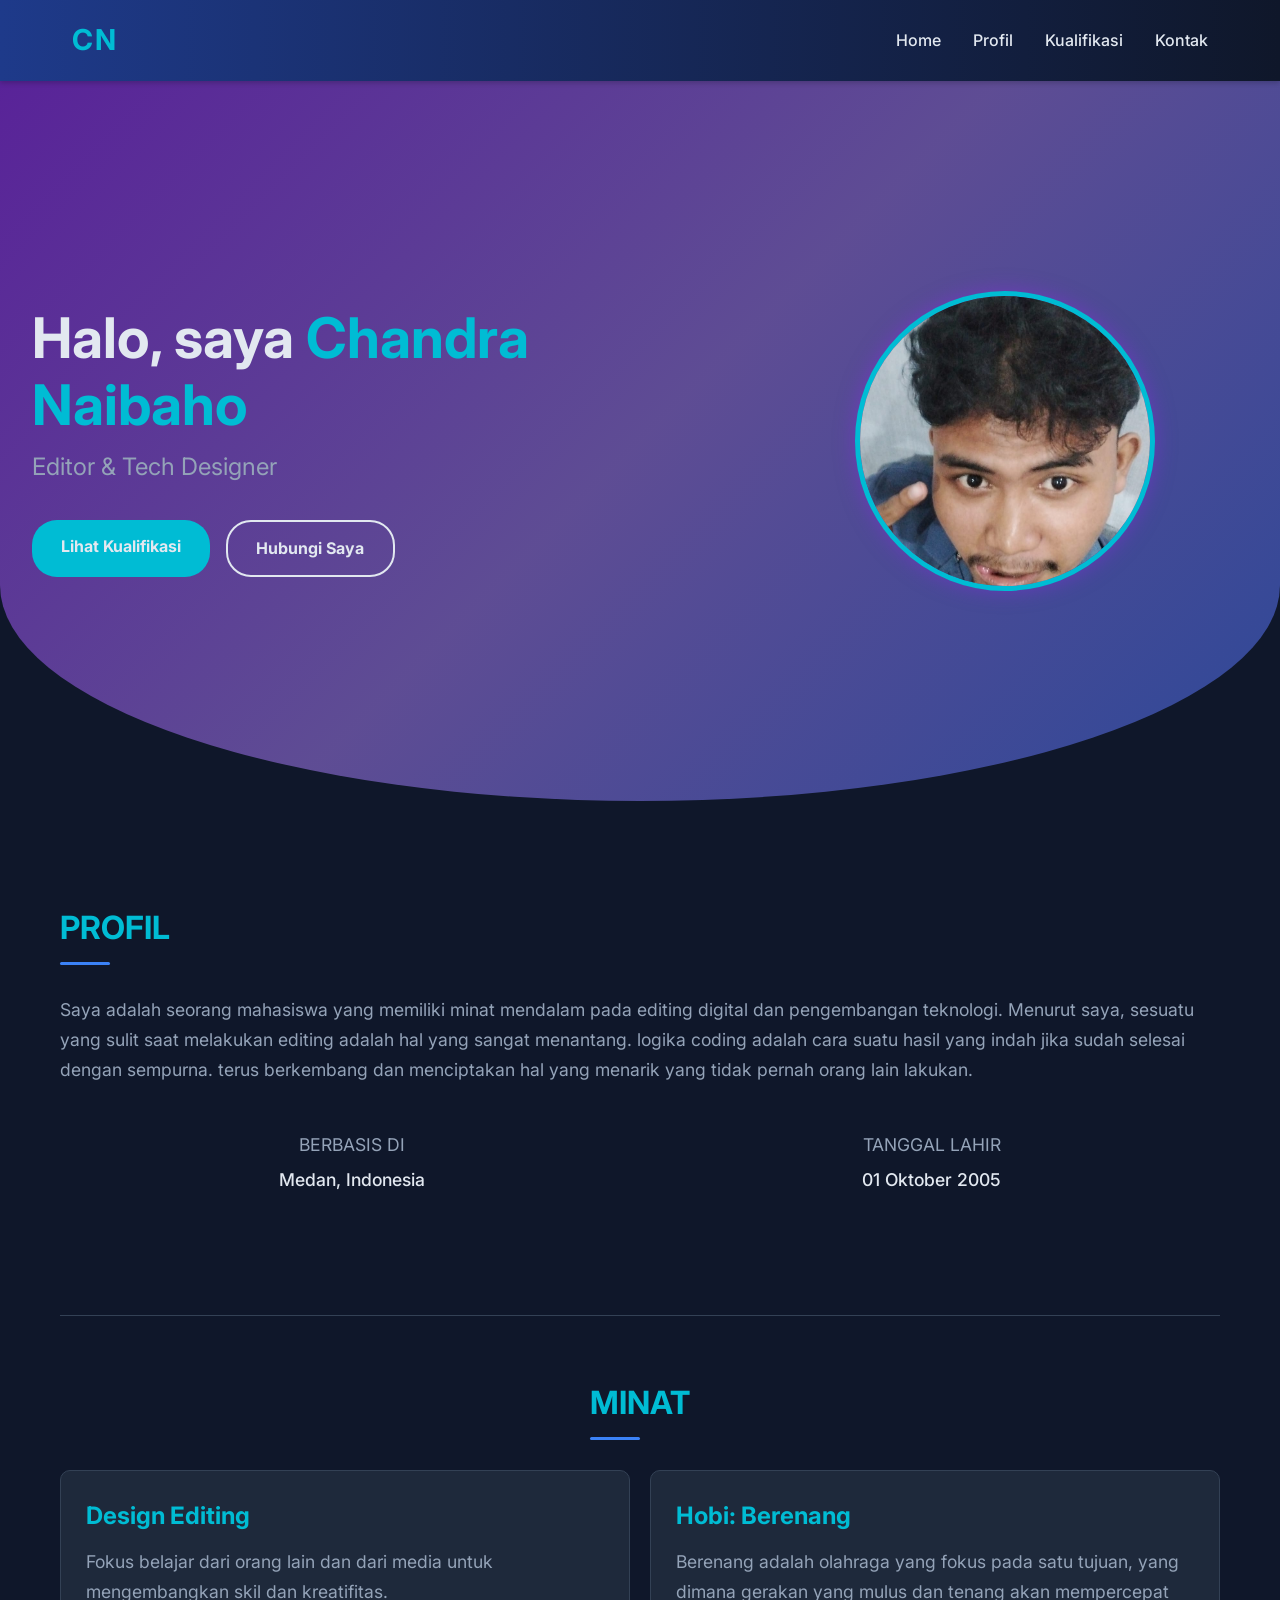
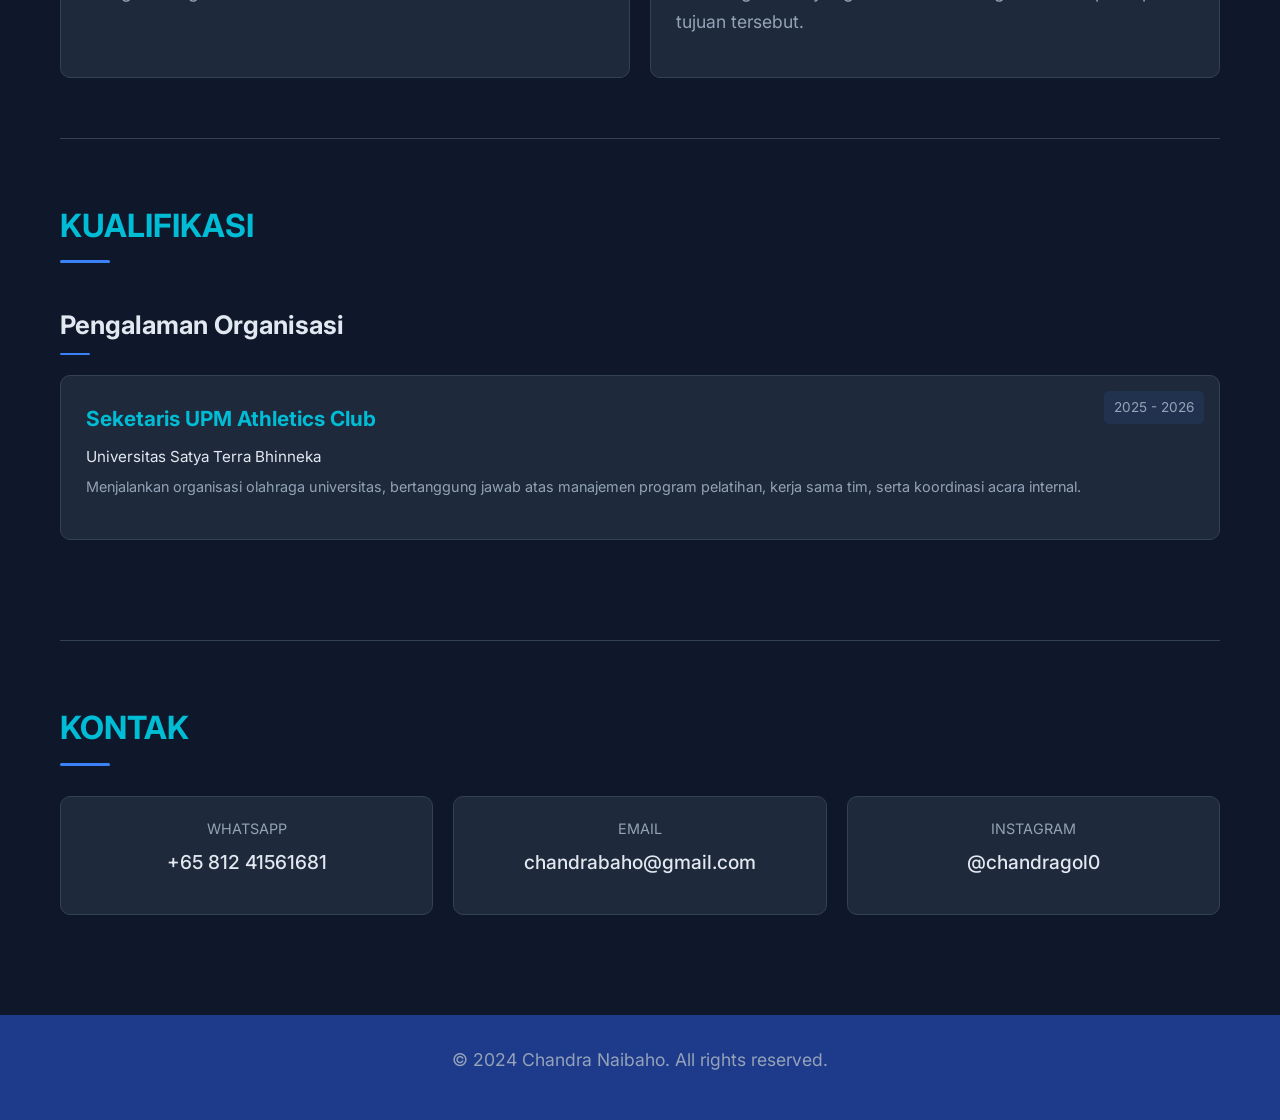
<file: index.html>
<!DOCTYPE html>
<html lang="id">
<head>
    <meta charset="UTF-8">
    <meta name="viewport" content="width=device-width, initial-scale=1.0">
    <title>Chandra Naibaho - Web Creative Designer</title>
    <link rel="stylesheet" href="style.css">
    <!-- Font Inter untuk tampilan modern -->
    <link href="https://fonts.googleapis.com/css2?family=Inter:wght@400;500;700&display=swap" rel="stylesheet">
</head>
<body>
    <header>
        <nav>
            <div class="logo">CN</div>
            <ul>
                <li><a href="#home">Home</a></li>
                <li><a href="#profil">Profil</a></li>
                <li><a href="#kualifikasi">Kualifikasi</a></li>
                <li><a href="#kontak">Kontak</a></li>
            </ul>
        </nav>
    </header>

    <section id="home" class="hero">
        <div class="hero-content">
            <h1>Halo, saya <span class="name">Chandra Naibaho</span></h1>
            <p class="subtitle">Editor & Tech Designer</p>
            <div class="cta-buttons">
                <a href="#kualifikasi" class="btn btn-primary">Lihat Kualifikasi</a>
                <a href="#kontak" class="btn btn-secondary">Hubungi Saya</a>
            </div>
        </div>
        <div class="hero-image">
            <img src="WhatsApp Image 2026-06-23 at 00.33.52.jpeg" alt="Chandra Naibaho">
        </div>
    </section>

    <main class="container">
        <section id="profil" class="section">
            <h2 class="section-title">PROFIL</h2>
            <p>Saya adalah seorang mahasiswa yang memiliki minat mendalam pada editing digital dan pengembangan teknologi. Menurut saya, sesuatu yang sulit saat melakukan editing adalah hal yang sangat menantang. logika coding adalah cara suatu hasil yang indah jika sudah selesai dengan sempurna.
                terus berkembang dan menciptakan hal yang menarik yang tidak pernah orang lain lakukan.</p>
            <div class="info-grid">
                <div class="info-item">
                    <p>BERBASIS DI</p>
                    <p>Medan, Indonesia</p>
                </div>
                <div class="info-item">
                    <p>TANGGAL LAHIR</p>
                    <p>01 Oktober 2005</p>
                </div>
            </div>
        </section>

        <section id="minat" class="section">
            <h2 class="section-title">MINAT</h2>
            <div class="interest-cards-wrapper">
                <div class="interest-card">
                    <h3>Design Editing</h3>
                    <p>Fokus belajar dari orang lain dan dari media untuk mengembangkan skil dan kreatifitas.</p>
                </div>
                <div class="interest-card">
                    <h3>Hobi: Berenang</h3>
                    <p>Berenang adalah olahraga yang fokus pada satu tujuan, yang dimana gerakan yang mulus dan tenang akan mempercepat tujuan tersebut.</p>
                </div>
            </div>
        </section>

        <section id="kualifikasi" class="section">
            <h2 class="section-title">KUALIFIKASI</h2>
            <div class="sub-section">
            </div>
            <div class="sub-section">
                <h3>Pengalaman Organisasi</h3>
                <div class="card">
                    <div class="card-date">2025 - 2026</div>
                    <h4>Seketaris UPM Athletics Club</h4>
                    <p>Universitas Satya Terra Bhinneka</p>
                    <p>Menjalankan organisasi olahraga universitas, bertanggung jawab atas manajemen program pelatihan, kerja sama tim, serta koordinasi acara internal.</p>
                </div>
            </div>
        </section>

        <section id="kontak" class="section">
            <h2 class="section-title">KONTAK</h2>
            <div class="contact-info-wrapper">
                <div class="contact-info">
                    <p>WHATSAPP</p>
                    <p>+65 812 41561681</p>
                </div>
                <div class="contact-info">
                    <p>EMAIL</p>
                    <p>chandrabaho@gmail.com</p>
                </div>
                <div class="contact-info">
                    <p>INSTAGRAM</p>
                    <p>@chandragol0</p>
                </div>
            </div>
        </section>
    </main>

    <footer>
        <div class="container">
            <p>&copy; 2024 Chandra Naibaho. All rights reserved.</p>
        </div>
    </footer>

    <script src="script.js"></script>
</body>
</html>
</file>
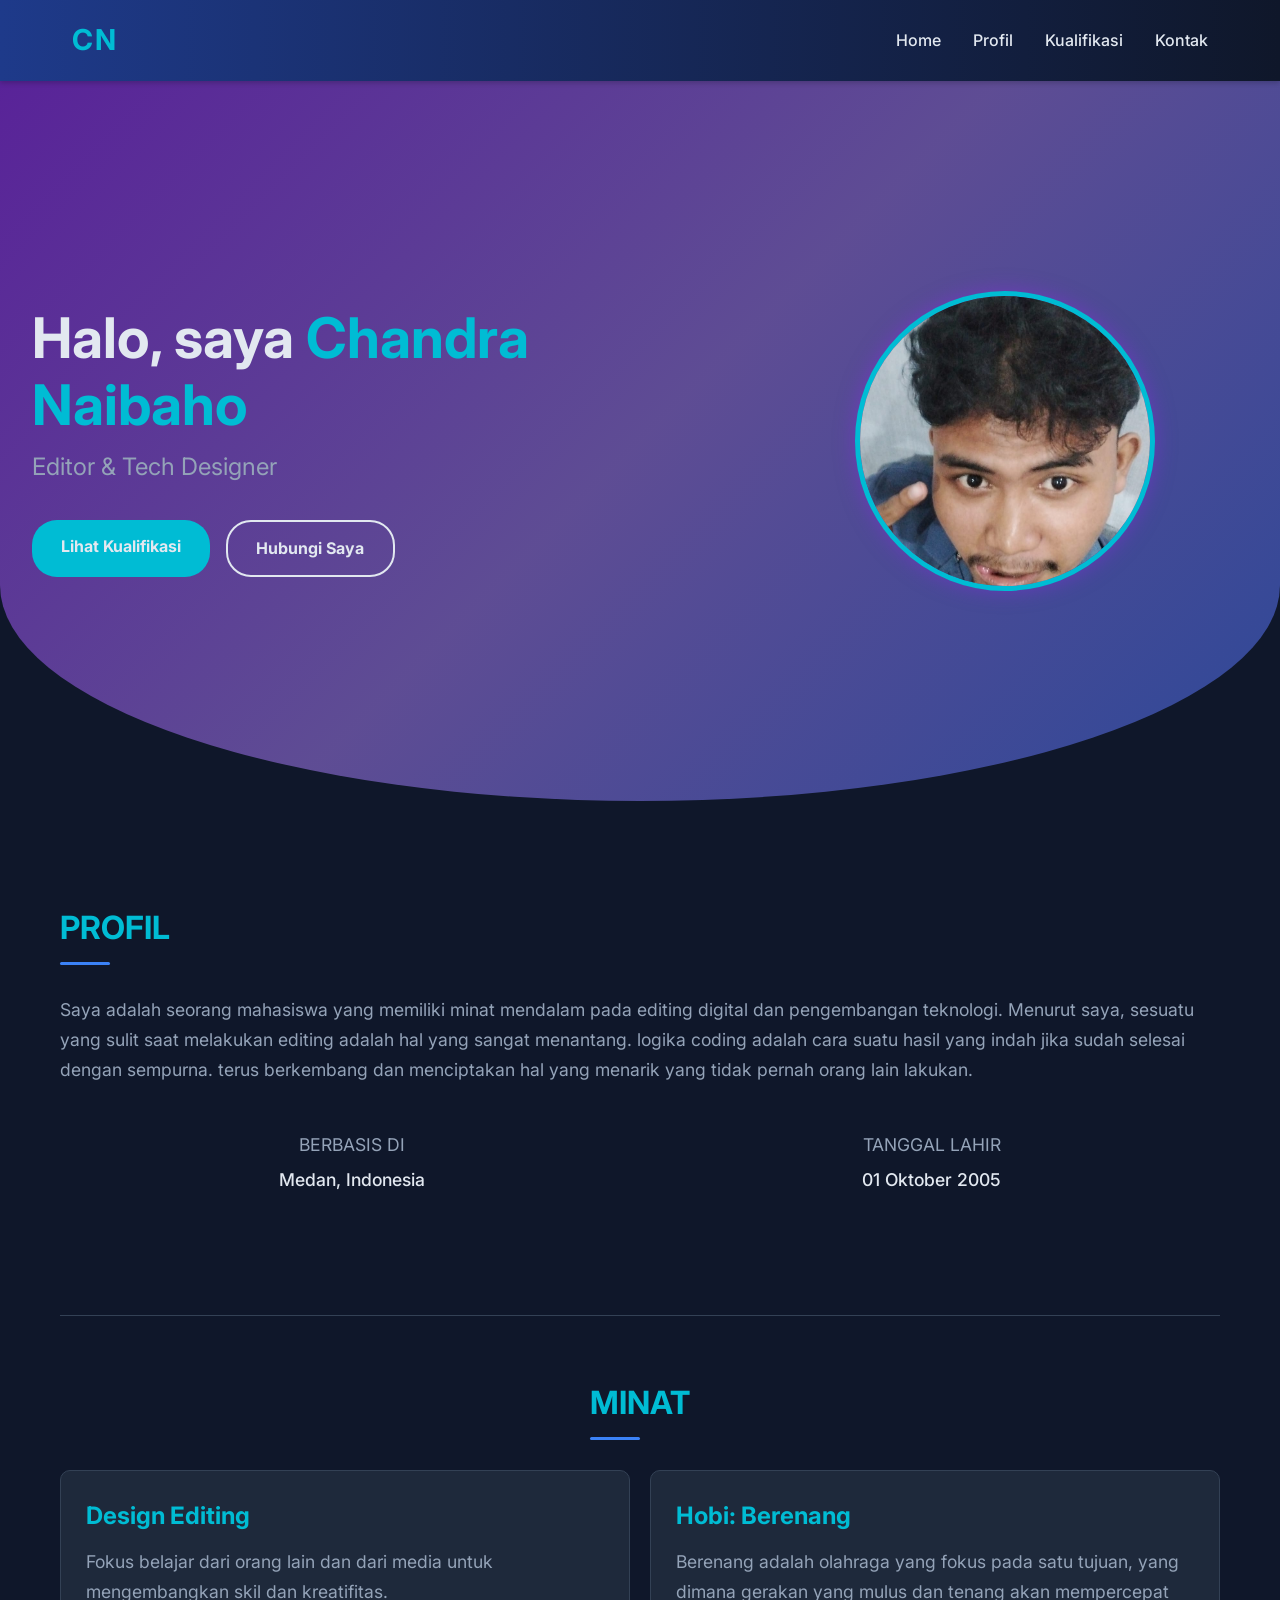
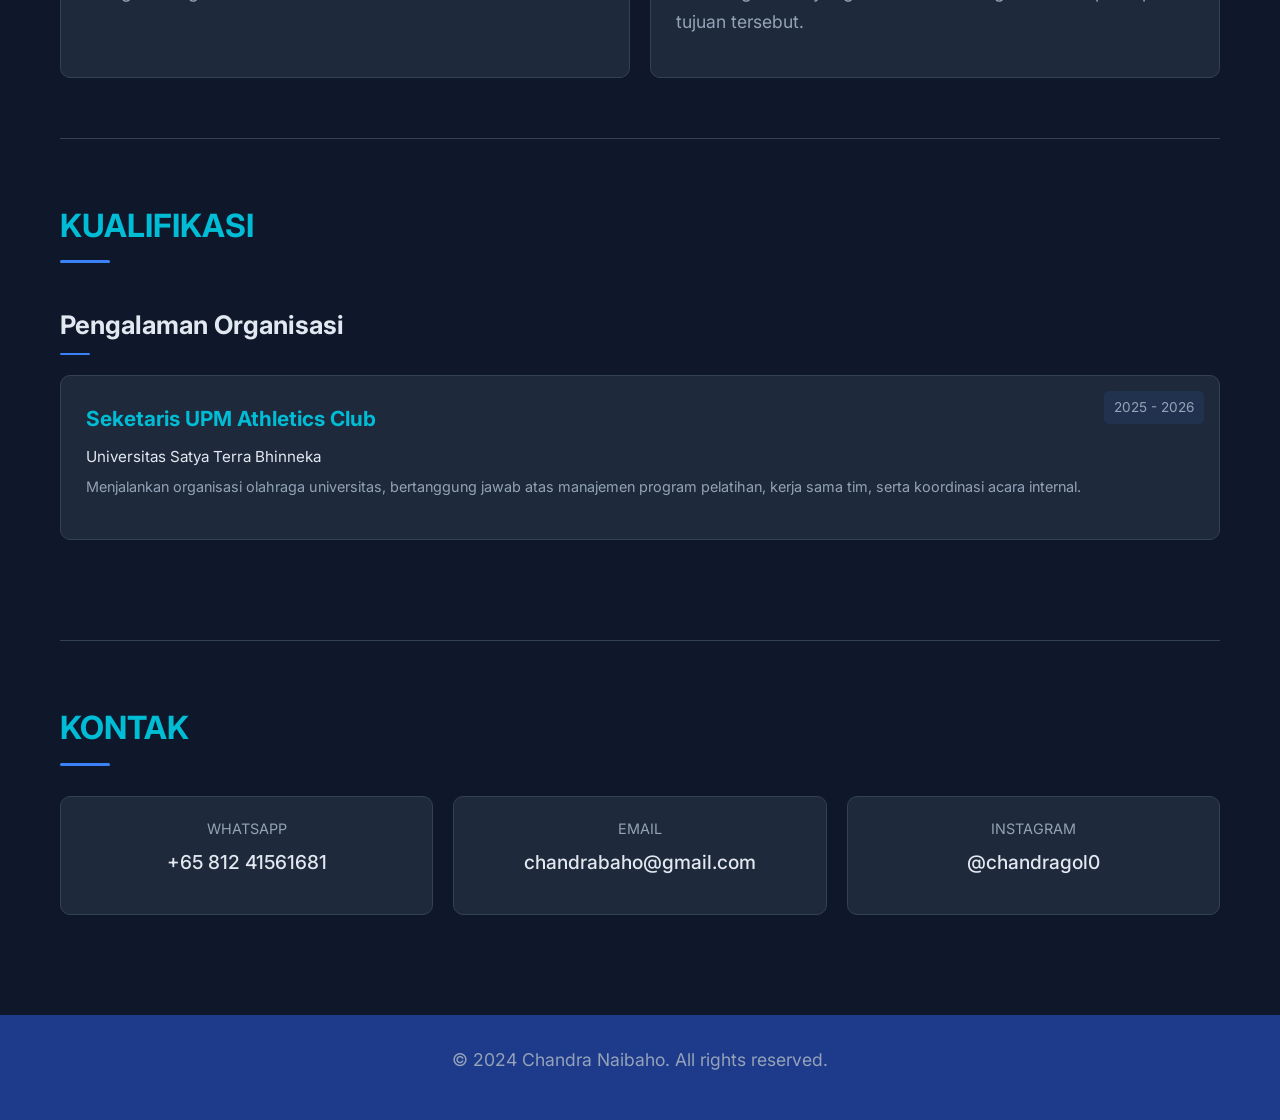
<file: index.html.html>
<!DOCTYPE html>
<html lang="id">
<head>
    <meta charset="UTF-8">
    <meta name="viewport" content="width=device-width, initial-scale=1.0">
    <title>Chandra Naibaho - Web Creative Designer</title>
    <link rel="stylesheet" href="style.css">
    <!-- Font Inter untuk tampilan modern -->
    <link href="https://fonts.googleapis.com/css2?family=Inter:wght@400;500;700&display=swap" rel="stylesheet">
</head>
<body>
    <header>
        <nav>
            <div class="logo">CN</div>
            <ul>
                <li><a href="#home">Home</a></li>
                <li><a href="#profil">Profil</a></li>
                <li><a href="#kualifikasi">Kualifikasi</a></li>
                <li><a href="#kontak">Kontak</a></li>
            </ul>
        </nav>
    </header>

    <section id="home" class="hero">
        <div class="hero-content">
            <h1>Halo, saya <span class="name">Chandra Naibaho</span></h1>
            <p class="subtitle">Editor & Tech Designer</p>
            <div class="cta-buttons">
                <a href="#kualifikasi" class="btn btn-primary">Lihat Kualifikasi</a>
                <a href="#kontak" class="btn btn-secondary">Hubungi Saya</a>
            </div>
        </div>
        <div class="hero-image">
            <img src="WhatsApp Image 2026-06-23 at 00.33.52.jpeg" alt="Chandra Naibaho">
        </div>
    </section>

    <main class="container">
        <section id="profil" class="section">
            <h2 class="section-title">PROFIL</h2>
            <p>Saya adalah seorang mahasiswa yang memiliki minat mendalam pada editing digital dan pengembangan teknologi. Menurut saya, sesuatu yang sulit saat melakukan editing adalah hal yang sangat menantang. logika coding adalah cara suatu hasil yang indah jika sudah selesai dengan sempurna.
                terus berkembang dan menciptakan hal yang menarik yang tidak pernah orang lain lakukan.</p>
            <div class="info-grid">
                <div class="info-item">
                    <p>BERBASIS DI</p>
                    <p>Medan, Indonesia</p>
                </div>
                <div class="info-item">
                    <p>TANGGAL LAHIR</p>
                    <p>01 Oktober 2005</p>
                </div>
            </div>
        </section>

        <section id="minat" class="section">
            <h2 class="section-title">MINAT</h2>
            <div class="interest-cards-wrapper">
                <div class="interest-card">
                    <h3>Design Editing</h3>
                    <p>Fokus belajar dari orang lain dan dari media untuk mengembangkan skil dan kreatifitas.</p>
                </div>
                <div class="interest-card">
                    <h3>Hobi: Berenang</h3>
                    <p>Berenang adalah olahraga yang fokus pada satu tujuan, yang dimana gerakan yang mulus dan tenang akan mempercepat tujuan tersebut.</p>
                </div>
            </div>
        </section>

        <section id="kualifikasi" class="section">
            <h2 class="section-title">KUALIFIKASI</h2>
            <div class="sub-section">
            </div>
            <div class="sub-section">
                <h3>Pengalaman Organisasi</h3>
                <div class="card">
                    <div class="card-date">2025 - 2026</div>
                    <h4>Seketaris UPM Athletics Club</h4>
                    <p>Universitas Satya Terra Bhinneka</p>
                    <p>Menjalankan organisasi olahraga universitas, bertanggung jawab atas manajemen program pelatihan, kerja sama tim, serta koordinasi acara internal.</p>
                </div>
            </div>
        </section>

        <section id="kontak" class="section">
            <h2 class="section-title">KONTAK</h2>
            <div class="contact-info-wrapper">
                <div class="contact-info">
                    <p>WHATSAPP</p>
                    <p>+65 812 41561681</p>
                </div>
                <div class="contact-info">
                    <p>EMAIL</p>
                    <p>chandrabaho@gmail.com</p>
                </div>
                <div class="contact-info">
                    <p>INSTAGRAM</p>
                    <p>@chandragol0</p>
                </div>
            </div>
        </section>
    </main>

    <footer>
        <div class="container">
            <p>&copy; 2024 Chandra Naibaho. All rights reserved.</p>
        </div>
    </footer>

    <script src="script.js"></script>
</body>
</html>
</file>
<file: style.css>
/* style.css */

:root {
    --primary-color: #00bcd4; /* Cyan - dari Albert */
    --secondary-color: #1e3a8a; /* Dark Blue - dari Albert */
    --background-dark: #0f172a; /* Darker background - dari Albert */
    --card-background: #1e293b; /* Slightly lighter dark for cards - dari Albert */
    --text-color-light: #e2e8f0; /* Light text - dari Albert */
    --text-color-muted: #94a3b8; /* Muted text - dari Albert */
    --accent-color: #3b82f6; /* Blue accent - dari Albert */
    --border-color: #334155; /* Darker border - dari Albert */

    /* Warna dari Muhamad Haekal untuk gradien hero */
    --gradient-hero-start: #8a2be2; /* Purple */
    --gradient-hero-end: #4169e1; /* Royal Blue */
    --gradient-hero-middle: #9370db; /* Medium Purple */
}

* {
    margin: 0;
    padding: 0;
    box-sizing: border-box;
}

body {
    font-family: 'Inter', 'Segoe UI', Tahoma, Geneva, Verdana, sans-serif;
    background-color: var(--background-dark);
    color: var(--text-color-light);
    line-height: 1.7;
    overflow-x: hidden; /* Mencegah scroll horizontal */
}

.container {
    max-width: 1200px; /* Lebih lebar untuk tata letak hero */
    margin: 0 auto;
    padding: 0 20px;
}

/* Header & Navigation */
header {
    background: linear-gradient(90deg, var(--secondary-color) 0%, var(--background-dark) 100%);
    padding: 1rem 0;
    position: sticky;
    top: 0;
    z-index: 1000;
    box-shadow: 0 2px 5px rgba(0, 0, 0, 0.2);
}

nav {
    display: flex;
    justify-content: space-between;
    align-items: center;
    max-width: 1200px; /* Sama dengan container utama */
    margin: 0 auto;
    padding: 0 2rem;
}

.logo {
    font-size: 1.8rem;
    font-weight: bold;
    color: var(--primary-color); /* Menggunakan warna aksen Albert */
    letter-spacing: 2px;
}

nav ul {
    list-style: none;
    display: flex;
}

nav ul li {
    margin-left: 2rem;
}

nav ul li a {
    color: var(--text-color-light);
    text-decoration: none;
    font-weight: 500;
    transition: color 0.3s ease;
}

nav ul li a:hover {
    color: var(--primary-color); /* Warna aksen Albert */
}

/* Hero Section */
.hero {
    display: flex;
    align-items: center;
    justify-content: space-between;
    min-height: 80vh;
    padding: 2rem;
    position: relative;
    overflow: hidden; /* Penting untuk background gradient */
    margin-bottom: 40px; /* Jarak ke section berikutnya */
}

.hero::before {
    content: '';
    position: absolute;
    top: 0;
    left: 0;
    width: 100%;
    height: 100%;
    background: linear-gradient(135deg, var(--gradient-hero-start) 0%, var(--gradient-hero-middle) 50%, var(--gradient-hero-end) 100%);
    opacity: 0.6;
    z-index: -1;
    border-radius: 0 0 50% 50% / 0 0 30% 30%; /* Efek melengkung */
}

.hero-content {
    flex: 1;
    max-width: 50%;
    padding-right: 2rem;
}

.hero h1 {
    font-size: 3.5rem;
    margin-bottom: 0.5rem;
    line-height: 1.2;
}

.hero h1 .name {
    color: var(--primary-color); /* Warna aksen Albert */
    font-weight: bold;
}

.hero .subtitle {
    font-size: 1.5rem;
    color: var(--text-color-muted); /* Menggunakan warna muted dari Albert */
    margin-bottom: 2rem;
}

.cta-buttons {
    display: flex;
    gap: 1rem;
}

.btn {
    display: inline-block;
    padding: 0.8rem 1.8rem;
    text-decoration: none;
    border-radius: 25px;
    font-weight: bold;
    transition: all 0.3s ease;
    border: none;
    cursor: pointer;
    font-size: 1rem;
}

.btn-primary {
    background-color: var(--primary-color);
    color: var(--text-color-light);
}

.btn-primary:hover {
    background-color: #7a28cc; /* Darker purple */
    transform: translateY(-3px);
    box-shadow: 0 4px 10px rgba(138, 43, 226, 0.4);
}

.btn-secondary {
    background-color: transparent;
    color: var(--text-color-light);
    border: 2px solid var(--text-color-light);
}

.btn-secondary:hover {
    background-color: var(--text-color-light);
    color: var(--background-dark);
    transform: translateY(-3px);
    box-shadow: 0 4px 10px rgba(255, 255, 255, 0.2);
}

.hero-image {
    flex: 1;
    display: flex;
    justify-content: center;
    align-items: center;
    max-width: 40%;
}

.hero-image img {
    width: 300px; /* Sesuaikan ukuran */
    height: 300px; /* Sesuaikan ukuran */
    border-radius: 50%; /* Membuat gambar bulat */
    object-fit: cover; /* Memastikan gambar mengisi area tanpa distorsi */
    border: 5px solid var(--primary-color); /* Border pada gambar */
    box-shadow: 0 0 20px rgba(138, 43, 226, 0.5);
}

/* Main Content Sections (dari Albert) */
main {
    max-width: 800px; /* Lebar konten utama lebih sempit */
    margin: 0 auto;
    padding: 0 20px;
}

.section {
    padding: 60px 0;
    border-bottom: 1px solid var(--border-color);
}

.section:last-child {
    border-bottom: none;
}

.section-title {
    font-size: 2rem;
    font-weight: 700;
    color: var(--primary-color); /* Menggunakan warna aksen Albert */
    margin-bottom: 30px;
    position: relative;
    padding-bottom: 10px;
}

.section-title::after {
    content: '';
    position: absolute;
    bottom: 0;
    left: 0;
    width: 50px;
    height: 3px;
    background-color: var(--accent-color); /* Menggunakan warna aksen Albert */
    border-radius: 2px;
}

p {
    margin-bottom: 15px;
    color: var(--text-color-muted);
    font-size: 1.1rem;
}

/* Profil Section */
#profil p {
    font-size: 1.1rem;
}

.info-grid {
    display: flex;
    justify-content: space-around;
    flex-wrap: wrap;
    text-align: center;
    margin-top: 30px;
    margin-bottom: 30px;
}

.info-item {
    margin: 15px 30px;
}

.info-item p:first-child {
    font-size: 0.9rem;
    color: var(--text-color-muted);
    text-transform: uppercase;
    margin-bottom: 5px;
}

.info-item p:last-child {
    font-size: 1.2rem;
    font-weight: 500;
    color: var(--text-color-light);
}


/* Minat Section */
#minat {
    display: flex;
    flex-direction: column;
    align-items: center;
}

.interest-cards-wrapper {
    display: flex;
    gap: 20px;
    flex-wrap: wrap;
    justify-content: center;
    width: 100%;
}

.interest-card {
    background-color: var(--card-background);
    border: 1px solid var(--border-color);
    border-radius: 10px;
    padding: 25px;
    flex: 1; /* Agar kartu bisa mengisi ruang */
    min-width: 280px; /* Lebar minimum kartu */
    transition: transform 0.3s ease, box-shadow 0.3s ease;
}

.interest-card:hover {
    transform: translateY(-5px);
    box-shadow: 0 8px 20px rgba(0, 0, 0, 0.4);
}

.interest-card h3 {
    font-size: 1.5rem;
    color: var(--primary-color);
    margin-bottom: 10px;
}

/* Kualifikasi Section */
.sub-section {
    margin-bottom: 40px;
}

.sub-section h3 {
    font-size: 1.6rem;
    color: var(--text-color-light);
    margin-bottom: 20px;
    position: relative;
    padding-bottom: 8px;
}

.sub-section h3::after {
    content: '';
    position: absolute;
    bottom: 0;
    left: 0;
    width: 30px;
    height: 2px;
    background-color: var(--accent-color);
    border-radius: 1px;
}

.card {
    background-color: var(--card-background);
    border: 1px solid var(--border-color);
    border-radius: 10px;
    padding: 25px;
    position: relative;
    transition: transform 0.3s ease, box-shadow 0.3s ease;
}

.card:hover {
    transform: translateY(-5px);
    box-shadow: 0 8px 20px rgba(0, 0, 0, 0.4);
}

.card-date {
    position: absolute;
    top: 15px;
    right: 15px;
    font-size: 0.85rem;
    color: var(--text-color-muted);
    background-color: rgba(59, 130, 246, 0.1); /* Blue with opacity */
    padding: 5px 10px;
    border-radius: 5px;
}

.card h4 {
    font-size: 1.3rem;
    color: var(--primary-color);
    margin-bottom: 8px;
}

.card p:not(:last-child) {
    font-size: 0.95rem;
    color: var(--text-color-light);
    margin-bottom: 5px;
}

.card p:last-child {
    font-size: 0.9rem;
    color: var(--text-color-muted);
}

/* Kontak Section */
.contact-info-wrapper {
    display: flex;
    flex-wrap: wrap;
    gap: 20px;
    justify-content: center;
}

.contact-info {
    background-color: var(--card-background);
    border: 1px solid var(--border-color);
    border-radius: 10px;
    padding: 20px;
    flex: 1;
    min-width: 250px;
    text-align: center;
}

.contact-info p:first-child {
    font-size: 0.9rem;
    color: var(--text-color-muted);
    text-transform: uppercase;
    margin-bottom: 5px;
}

.contact-info p:last-child {
    font-size: 1.2rem;
    font-weight: 500;
    color: var(--text-color-light);
}

/* Footer */
footer {
    text-align: center;
    padding: 30px 0;
    margin-top: 40px;
    background-color: var(--secondary-color);
    color: var(--text-color-muted);
    font-size: 0.9rem;
}

/* Responsive Adjustments */
@media (max-width: 992px) {
    .hero {
        flex-direction: column;
        min-height: auto;
        padding: 4rem 1rem;
    }
    .hero-content {
        max-width: 100%;
        padding-right: 0;
        margin-bottom: 2rem;
        text-align: center;
    }
    .hero-image {
        max-width: 100%;
        margin-top: 2rem;
    }
    .hero-image img {
        width: 200px;
        height: 200px;
    }
    .hero-content h1 {
        font-size: 3rem;
    }
    .hero .subtitle {
        font-size: 1.3rem;
    }
    .cta-buttons {
        justify-content: center;
    }
    nav {
        flex-direction: column;
    }
    nav ul {
        margin-top: 1rem;
        flex-wrap: wrap;
        justify-content: center;
    }
    nav ul li {
        margin: 0.5rem 1rem;
    }
}

@media (max-width: 768px) {
    .site-title {
        font-size: 2rem;
    }
    .tagline {
        font-size: 1rem;
    }
    .section-title {
        font-size: 1.8rem;
    }
    .section {
        padding: 40px 0;
    }
    .interest-card, .card, .contact-info {
        padding: 20px;
    }
    .card-date {
        position: static;
        display: inline-block;
        margin-bottom: 10px;
    }
    .info-grid {
        flex-direction: column;
        align-items: center;
    }
    .info-item {
        margin: 10px 0;
    }
    .interest-cards-wrapper, .contact-info-wrapper {
        flex-direction: column;
        align-items: center;
    }
    .interest-card, .contact-info {
        width: 100%;
        max-width: 400px;
    }
}

@media (max-width: 480px) {
    .site-title {
        font-size: 1.8rem;
    }
    .tagline {
        font-size: 0.9rem;
    }
    .section-title {
        font-size: 1.6rem;
    }
    .section {
        padding: 30px 0;
    }
    .hero h1 {
        font-size: 2.5rem;
    }
    .hero .subtitle {
        font-size: 1.2rem;
    }
    .btn {
        padding: 0.6rem 1.2rem;
        font-size: 0.9rem;
    }
    .hero-image img {
        width: 150px;
        height: 150px;
    }
    .interest-card h3, .card h4 {
        font-size: 1.3rem;
    }
    .contact-info p:last-child, .info-item p:last-child {
        font-size: 1.1rem;
    }
}
</file>
